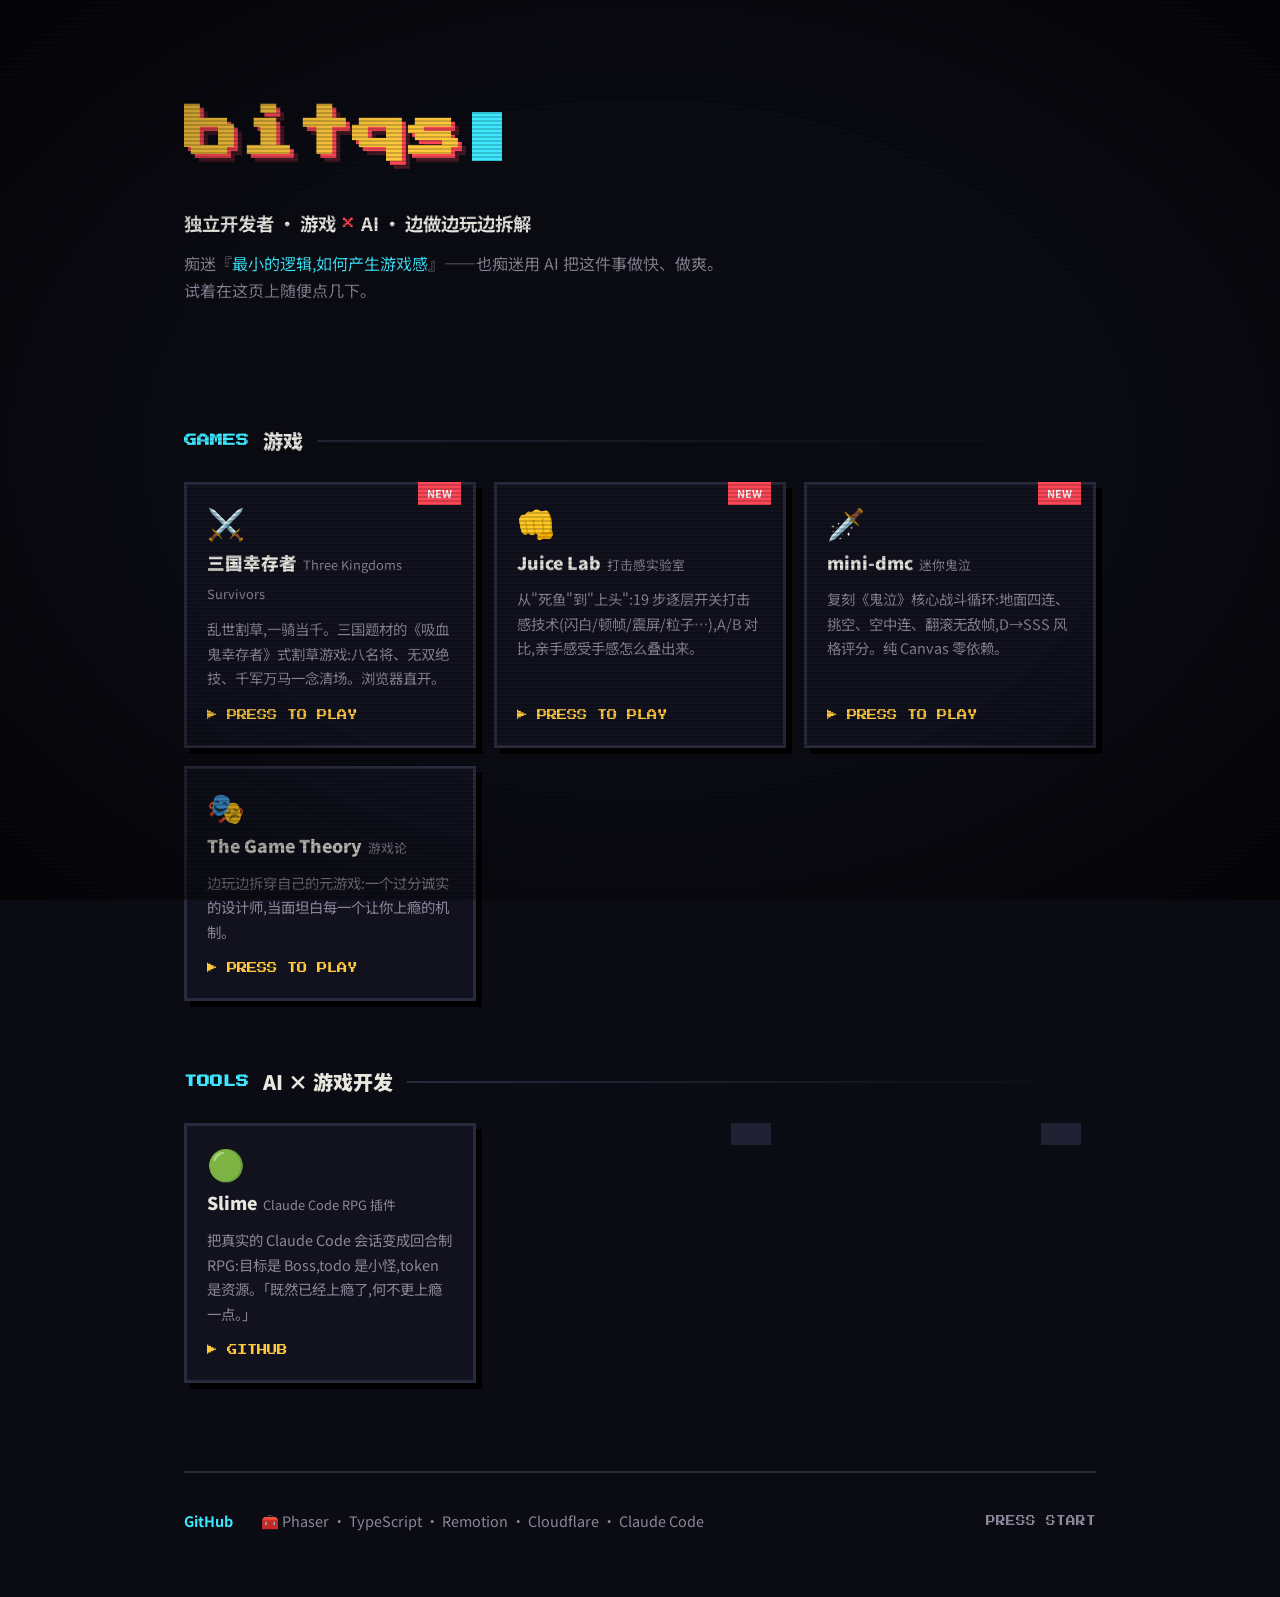
<file: index.html>
<!DOCTYPE html>
<html lang="zh-CN">
<head>
<meta charset="UTF-8">
<meta name="viewport" content="width=device-width, initial-scale=1.0">
<title>bitqs · 游戏 × AI</title>
<meta name="description" content="独立开发者 bitqs — 痴迷『最小的逻辑,如何产生游戏感』,用 AI 把这件事做快、做爽。">
<link rel="preconnect" href="https://fonts.googleapis.com">
<link rel="preconnect" href="https://fonts.gstatic.com" crossorigin>
<link href="https://fonts.googleapis.com/css2?family=Press+Start+2P&family=Noto+Sans+SC:wght@400;700;900&display=swap" rel="stylesheet">
<style>
:root {
  --bg: #0b0b14;
  --bg-card: #12121f;
  --ink: #e8e6df;
  --dim: #8a8798;
  --gold: #ffc83d;
  --red: #ff4757;
  --cyan: #3de8ff;
  --border: #2a2a3e;
}
* { margin: 0; padding: 0; box-sizing: border-box; }
html { scroll-behavior: smooth; }
body {
  background: var(--bg);
  color: var(--ink);
  font-family: 'Noto Sans SC', sans-serif;
  line-height: 1.7;
  overflow-x: hidden;
  cursor: crosshair;
}

/* CRT scanlines + vignette */
body::before {
  content: '';
  position: fixed; inset: 0;
  background: repeating-linear-gradient(0deg, transparent 0 2px, rgba(0,0,0,.18) 2px 4px);
  pointer-events: none; z-index: 9000;
}
body::after {
  content: '';
  position: fixed; inset: 0;
  background: radial-gradient(ellipse at center, transparent 55%, rgba(0,0,0,.55) 100%);
  pointer-events: none; z-index: 9001;
}

.wrap { max-width: 960px; margin: 0 auto; padding: 0 24px; }

/* ===== Hero ===== */
header {
  padding: 88px 0 56px;
  position: relative;
}
.logo {
  font-family: 'Press Start 2P', monospace;
  font-size: clamp(2rem, 7vw, 3.4rem);
  color: var(--gold);
  text-shadow: 4px 4px 0 var(--red), 8px 8px 0 rgba(255,71,87,.25);
  letter-spacing: 2px;
  animation: drop-in .5s cubic-bezier(.2,1.6,.4,1) both;
}
.logo .cursor {
  display: inline-block; width: .55em; height: .9em;
  background: var(--cyan); margin-left: 8px; vertical-align: baseline;
  animation: blink 1s steps(1) infinite;
}
@keyframes blink { 50% { opacity: 0; } }
@keyframes drop-in {
  from { transform: translateY(-40px) scale(1.2); opacity: 0; }
  to   { transform: none; opacity: 1; }
}
.tagline {
  margin-top: 28px;
  font-size: 1.15rem; font-weight: 700;
  animation: fade-up .6s .25s both;
}
.tagline .vs { color: var(--red); font-family: 'Press Start 2P', monospace; font-size: .8em; padding: 0 .35em; }
.sub {
  margin-top: 10px; color: var(--dim); max-width: 560px;
  animation: fade-up .6s .4s both;
}
.sub em { color: var(--cyan); font-style: normal; }
@keyframes fade-up {
  from { transform: translateY(16px); opacity: 0; }
  to   { transform: none; opacity: 1; }
}

/* ===== Section title ===== */
.sec {
  font-family: 'Press Start 2P', monospace;
  font-size: .8rem; color: var(--cyan);
  margin: 64px 0 24px;
  display: flex; align-items: center; gap: 14px;
}
.sec::after { content: ''; flex: 1; height: 2px; background: linear-gradient(90deg, var(--border), transparent); }
.sec .zh { font-family: 'Noto Sans SC', sans-serif; font-weight: 900; font-size: 1.25rem; color: var(--ink); }

/* ===== Cards: arcade cabinet select ===== */
.grid { display: grid; grid-template-columns: repeat(auto-fit, minmax(270px, 1fr)); gap: 18px; }
.card {
  background: var(--bg-card);
  border: 3px solid var(--border);
  box-shadow: 6px 6px 0 #000;
  padding: 22px 20px 20px;
  position: relative;
  text-decoration: none; color: var(--ink);
  display: flex; flex-direction: column; gap: 10px;
  transition: transform .08s, border-color .08s;
}
a.card:hover {
  border-color: var(--gold);
  transform: translate(-2px,-2px);
  box-shadow: 8px 8px 0 #000;
  animation: hitshake .18s linear;
}
a.card:hover::after {
  content: ''; position: absolute; inset: 0;
  background: #fff; opacity: 0;
  animation: hitflash .18s linear;
  pointer-events: none;
}
@keyframes hitflash { 0% { opacity: .85; } 100% { opacity: 0; } }
@keyframes hitshake {
  0% { transform: translate(-2px,-2px); }
  25% { transform: translate(-5px,-1px); }
  50% { transform: translate(0,-4px); }
  75% { transform: translate(-4px,-3px); }
  100% { transform: translate(-2px,-2px); }
}
.card .icon { font-size: 1.9rem; line-height: 1; }
.card h3 { font-size: 1.1rem; font-weight: 900; }
.card h3 .en { color: var(--dim); font-weight: 400; font-size: .8rem; margin-left: 6px; }
.card p { color: var(--dim); font-size: .9rem; flex: 1; }
.card .play {
  font-family: 'Press Start 2P', monospace; font-size: .65rem;
  color: var(--gold); margin-top: 6px;
}
a.card:hover .play { animation: blink .6s steps(1) infinite; }
.card .tag {
  position: absolute; top: -3px; right: 12px;
  background: var(--red); color: #fff;
  font-size: .68rem; font-weight: 700;
  padding: 2px 9px;
}
.card.dev { opacity: .75; }
.card.dev .tag { background: var(--border); color: var(--dim); }

/* ===== Footer ===== */
footer {
  margin-top: 88px; padding: 36px 0 64px;
  border-top: 2px solid var(--border);
  display: flex; flex-wrap: wrap; gap: 10px 28px; align-items: center;
  color: var(--dim); font-size: .9rem;
}
footer a { color: var(--cyan); text-decoration: none; font-weight: 700; }
footer a:hover { color: var(--gold); }
.press {
  font-family: 'Press Start 2P', monospace; font-size: .6rem;
  color: var(--dim); margin-left: auto;
  animation: blink 1.4s steps(1) infinite;
}

/* damage numbers */
.dmg {
  position: fixed; z-index: 9500;
  font-family: 'Press Start 2P', monospace;
  font-weight: 700; pointer-events: none;
  animation: dmg-pop .7s cubic-bezier(.2,1.4,.5,1) forwards;
}
@keyframes dmg-pop {
  0%   { transform: translate(-50%,-50%) scale(.4); opacity: 1; }
  25%  { transform: translate(-50%, calc(-50% - 28px)) scale(1.25); opacity: 1; }
  100% { transform: translate(-50%, calc(-50% - 64px)) scale(1); opacity: 0; }
}
</style>
</head>
<body>

<div class="wrap">
  <header>
    <h1 class="logo">bitqs<span class="cursor"></span></h1>
    <p class="tagline">独立开发者 · 游戏<span class="vs">×</span>AI · 边做边玩边拆解</p>
    <p class="sub">痴迷『<em>最小的逻辑,如何产生游戏感</em>』——也痴迷用 AI 把这件事做快、做爽。<br>试着在这页上随便点几下。</p>
  </header>

  <h2 class="sec">GAMES <span class="zh">游戏</span></h2>
  <div class="grid">
    <a class="card" href="https://sanguo-survivor.pages.dev" target="_blank" rel="noopener">
      <span class="tag">NEW</span>
      <span class="icon">⚔️</span>
      <h3>三国幸存者<span class="en">Three Kingdoms Survivors</span></h3>
      <p>乱世割草,一骑当千。三国题材的《吸血鬼幸存者》式割草游戏:八名将、无双绝技、千军万马一念清场。浏览器直开。</p>
      <span class="play">▶ PRESS TO PLAY</span>
    </a>
    <a class="card" href="https://juice-lab.shuangqu.workers.dev" target="_blank" rel="noopener">
      <span class="tag">NEW</span>
      <span class="icon">👊</span>
      <h3>Juice Lab<span class="en">打击感实验室</span></h3>
      <p>从"死鱼"到"上头":19 步逐层开关打击感技术(闪白/顿帧/震屏/粒子…),A/B 对比,亲手感受手感怎么叠出来。</p>
      <span class="play">▶ PRESS TO PLAY</span>
    </a>
    <a class="card" href="https://mini-dmc.shuangqu.workers.dev" target="_blank" rel="noopener">
      <span class="tag">NEW</span>
      <span class="icon">🗡️</span>
      <h3>mini-dmc<span class="en">迷你鬼泣</span></h3>
      <p>复刻《鬼泣》核心战斗循环:地面四连、挑空、空中连、翻滚无敌帧,D→SSS 风格评分。纯 Canvas 零依赖。</p>
      <span class="play">▶ PRESS TO PLAY</span>
    </a>
    <a class="card" href="https://thegametheory.pages.dev" target="_blank" rel="noopener">
      <span class="icon">🎭</span>
      <h3>The Game Theory<span class="en">游戏论</span></h3>
      <p>边玩边拆穿自己的元游戏:一个过分诚实的设计师,当面坦白每一个让你上瘾的机制。</p>
      <span class="play">▶ PRESS TO PLAY</span>
    </a>
  </div>

  <h2 class="sec">TOOLS <span class="zh">AI × 游戏开发</span></h2>
  <div class="grid">
    <a class="card" href="https://github.com/bitqs/Slime" target="_blank" rel="noopener">
      <span class="icon">🟢</span>
      <h3>Slime<span class="en">Claude Code RPG 插件</span></h3>
      <p>把真实的 Claude Code 会话变成回合制 RPG:目标是 Boss,todo 是小怪,token 是资源。「既然已经上瘾了,何不更上瘾一点。」</p>
      <span class="play">▶ GITHUB</span>
    </a>
    <div class="card dev">
      <span class="tag">DEV</span>
      <span class="icon">🧬</span>
      <h3>vs-anatomy<span class="en">幸存者解剖</span></h3>
      <p>反编译《吸血鬼幸存者》→ 157 条可复用设计原子(架构/手感/数值/经济,条条带出处)。</p>
    </div>
    <div class="card dev">
      <span class="tag">DEV</span>
      <span class="icon">🏭</span>
      <h3>Gamage<span class="en">AI 协作游戏开发框架</span></h3>
      <p>六 Agent + 五道门禁的游戏开发流水线模板 —— AI 干活,人类只管手感。三国幸存者就是它的首跑作品。</p>
    </div>
  </div>

  <footer>
    <a href="https://github.com/bitqs" target="_blank" rel="noopener">GitHub</a>
    <span>🧰 Phaser · TypeScript · Remotion · Cloudflare · Claude Code</span>
    <span class="press">PRESS START</span>
  </footer>
</div>

<script>
// 全页打击感:点击任意处弹伤害数字 —— 本站即 demo
const COLORS = ['#ffc83d', '#ff4757', '#3de8ff', '#fff'];
addEventListener('pointerdown', e => {
  const d = document.createElement('div');
  d.className = 'dmg';
  const crit = Math.random() < 0.2;
  d.textContent = crit ? 'CRIT! ' + (Math.floor(Math.random() * 900) + 100) : Math.floor(Math.random() * 99) + 1;
  d.style.left = (e.clientX + (Math.random() * 24 - 12)) + 'px';
  d.style.top = (e.clientY + (Math.random() * 12 - 6)) + 'px';
  d.style.fontSize = crit ? '1.3rem' : '.85rem';
  d.style.color = crit ? '#ffc83d' : COLORS[Math.floor(Math.random() * COLORS.length)];
  document.body.appendChild(d);
  setTimeout(() => d.remove(), 700);
});
</script>
</body>
</html>
</file>
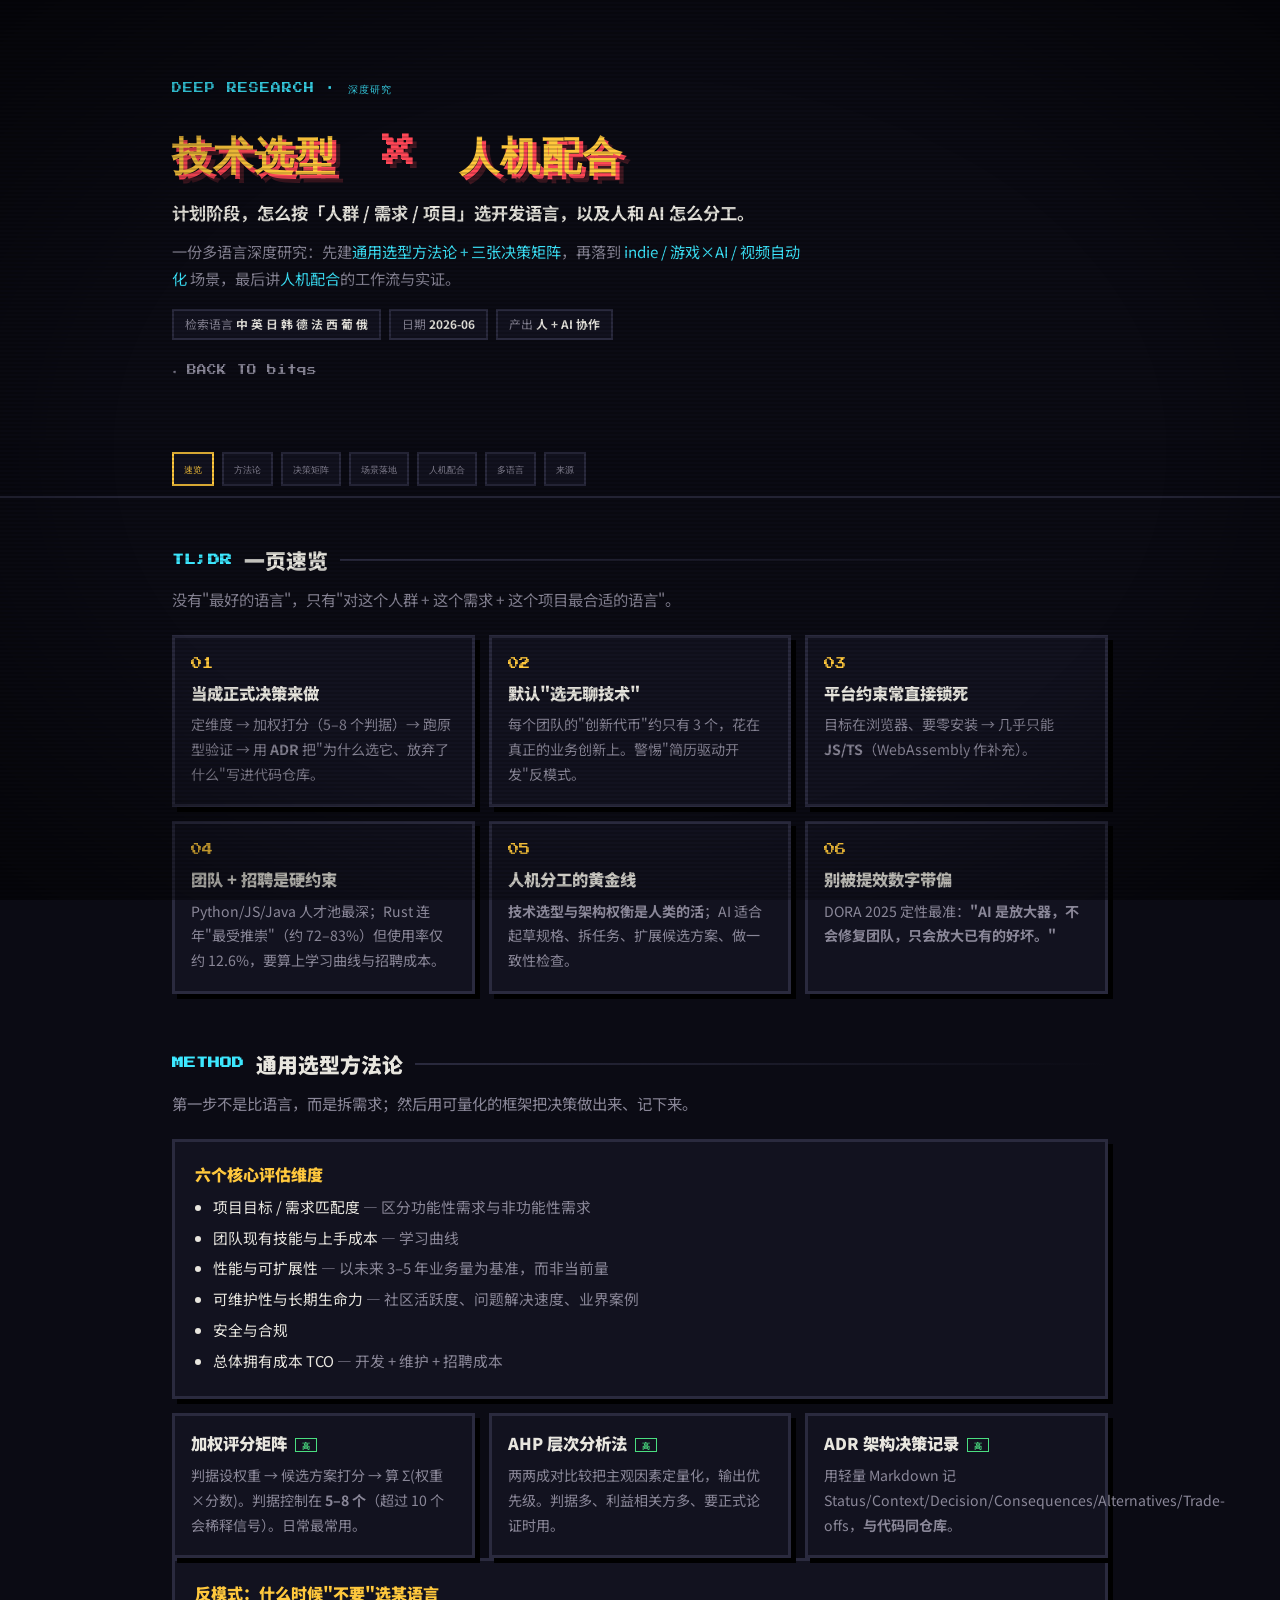
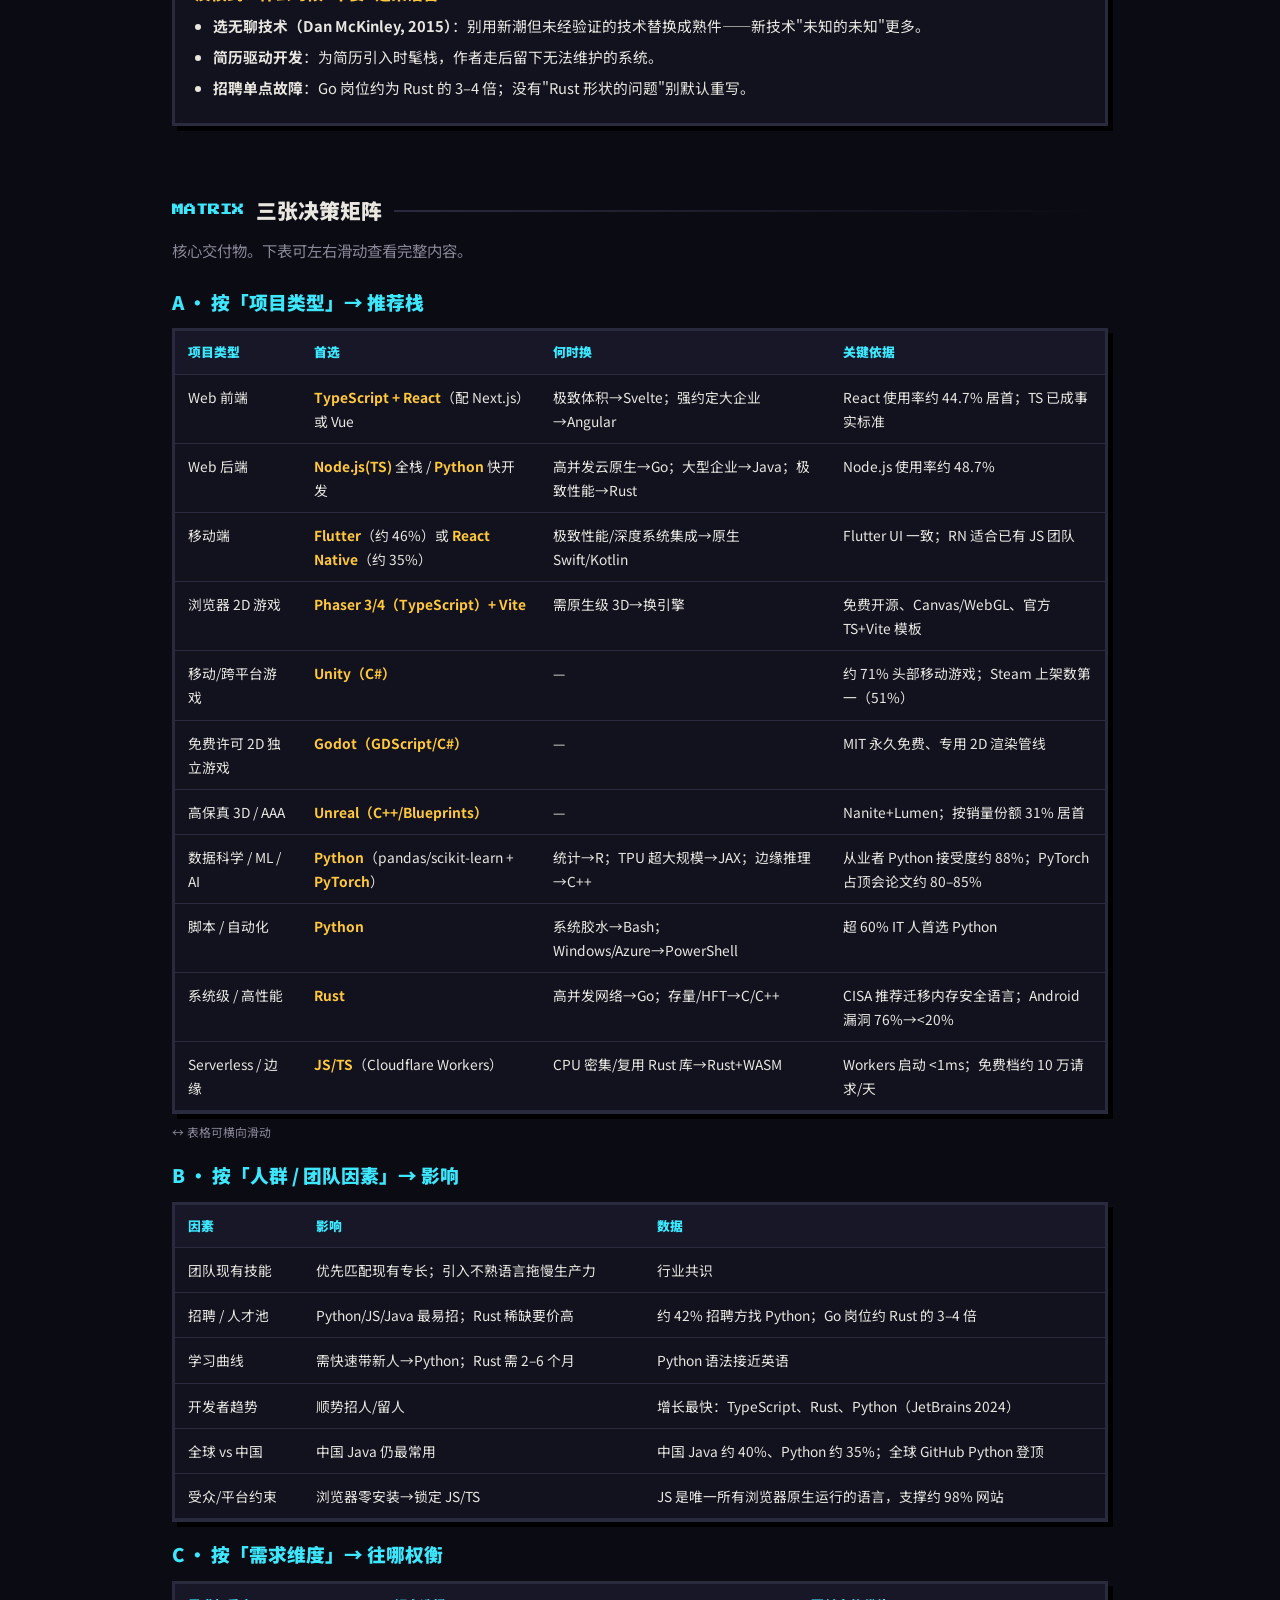
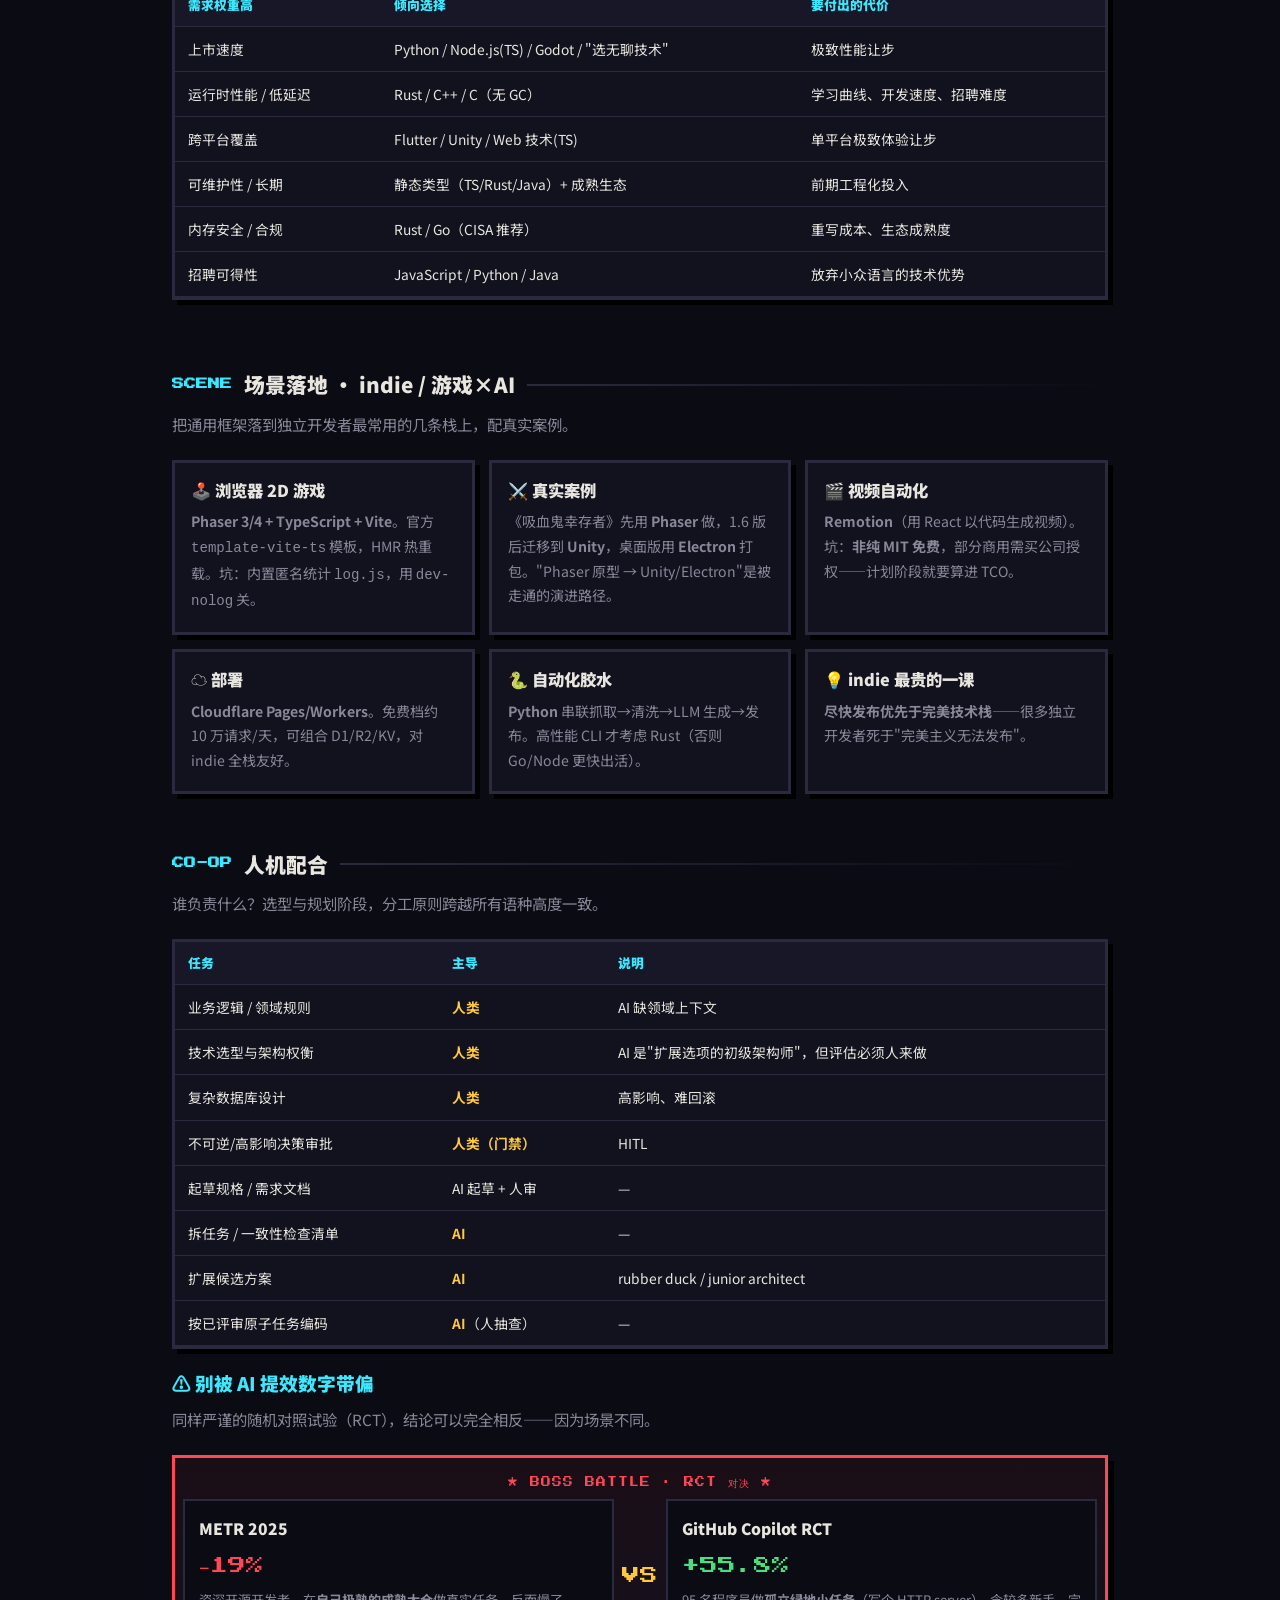
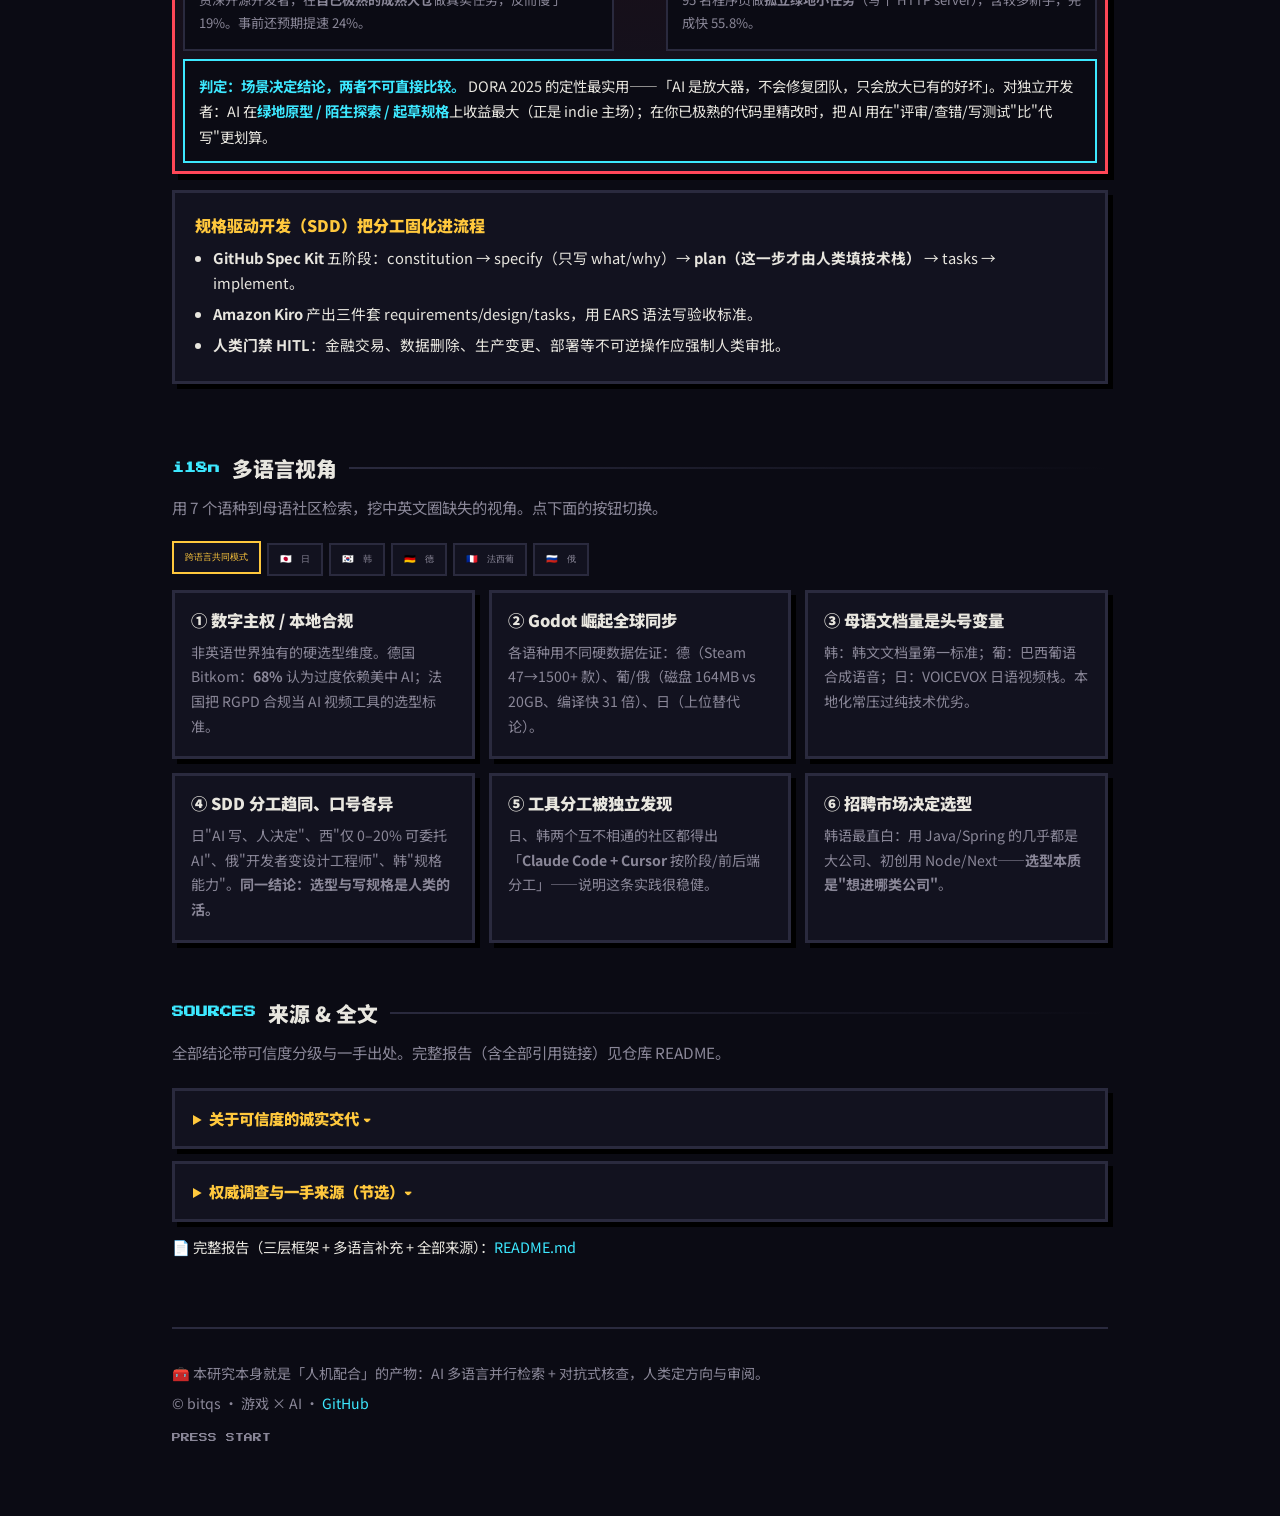
<file: tech-stack-selection-research/index.html>
<!DOCTYPE html>
<html lang="zh-CN">
<head>
<meta charset="UTF-8">
<meta name="viewport" content="width=device-width, initial-scale=1.0">
<title>技术选型 × 人机配合 · bitqs 研究</title>
<meta name="description" content="计划阶段如何按人群/需求/项目选开发语言，以及人与 AI 如何分工配合 —— 一份多语言深度研究（中英日韩德法西葡俄）。">
<link rel="preconnect" href="https://fonts.googleapis.com">
<link rel="preconnect" href="https://fonts.gstatic.com" crossorigin>
<link href="https://fonts.googleapis.com/css2?family=Press+Start+2P&family=Noto+Sans+SC:wght@400;700;900&display=swap" rel="stylesheet">
<style>
:root{
  --bg:#0b0b14; --bg-card:#12121f; --bg-soft:#171727;
  --ink:#e8e6df; --dim:#8a8798;
  --gold:#ffc83d; --red:#ff4757; --cyan:#3de8ff; --green:#4ade80;
  --border:#2a2a3e;
}
*{margin:0;padding:0;box-sizing:border-box;}
html{scroll-behavior:smooth;}
body{
  background:var(--bg); color:var(--ink);
  font-family:'Noto Sans SC',sans-serif; line-height:1.75;
  overflow-x:hidden;
}
body::before{content:'';position:fixed;inset:0;background:repeating-linear-gradient(0deg,transparent 0 2px,rgba(0,0,0,.16) 2px 4px);pointer-events:none;z-index:9000;}
body::after{content:'';position:fixed;inset:0;background:radial-gradient(ellipse at center,transparent 58%,rgba(0,0,0,.5) 100%);pointer-events:none;z-index:9001;}
.wrap{max-width:980px;margin:0 auto;padding:0 22px;}
a{color:var(--cyan);text-decoration:none;}
a:hover{color:var(--gold);}

/* hero */
header{padding:72px 0 30px;}
.kicker{font-family:'Press Start 2P',monospace;font-size:.62rem;color:var(--cyan);letter-spacing:1px;}
.logo{
  font-family:'Press Start 2P',monospace;
  font-size:clamp(1.4rem,4.6vw,2.5rem); color:var(--gold);
  text-shadow:4px 4px 0 var(--red),8px 8px 0 rgba(255,71,87,.22);
  line-height:1.5; margin:20px 0 6px; letter-spacing:1px;
  animation:drop-in .5s cubic-bezier(.2,1.6,.4,1) both;
}
.logo .x{color:var(--red);}
@keyframes drop-in{from{transform:translateY(-30px) scale(1.15);opacity:0;}to{transform:none;opacity:1;}}
.tagline{margin-top:18px;font-size:1.08rem;font-weight:700;max-width:640px;}
.sub{margin-top:10px;color:var(--dim);max-width:640px;font-size:.95rem;}
.sub em{color:var(--cyan);font-style:normal;}
.meta{margin-top:18px;display:flex;flex-wrap:wrap;gap:8px;}
.chip{background:var(--bg-card);border:2px solid var(--border);padding:3px 11px;font-size:.74rem;color:var(--dim);}
.chip b{color:var(--ink);font-weight:700;}
.back{display:inline-block;margin-top:22px;font-family:'Press Start 2P',monospace;font-size:.6rem;color:var(--dim);}
.back:hover{color:var(--gold);}

/* sticky nav */
nav.toc{position:sticky;top:0;z-index:50;background:rgba(11,11,20,.92);backdrop-filter:blur(6px);border-bottom:2px solid var(--border);margin:30px 0 0;}
nav.toc .inner{max-width:980px;margin:0 auto;padding:10px 22px;display:flex;gap:8px;overflow-x:auto;scrollbar-width:none;}
nav.toc .inner::-webkit-scrollbar{display:none;}
nav.toc a{flex:0 0 auto;font-family:'Press Start 2P',monospace;font-size:.56rem;color:var(--dim);border:2px solid var(--border);padding:7px 10px;white-space:nowrap;background:var(--bg-card);}
nav.toc a:hover,nav.toc a.on{color:var(--gold);border-color:var(--gold);}

/* section */
section{padding:44px 0 8px;}
.sec{font-family:'Press Start 2P',monospace;font-size:.74rem;color:var(--cyan);margin:0 0 8px;display:flex;align-items:center;gap:12px;}
.sec::after{content:'';flex:1;height:2px;background:linear-gradient(90deg,var(--border),transparent);}
.sec .zh{font-family:'Noto Sans SC',sans-serif;font-weight:900;font-size:1.3rem;color:var(--ink);}
.lead{color:var(--dim);margin:6px 0 22px;font-size:.96rem;}

/* tldr cards */
.grid{display:grid;grid-template-columns:repeat(auto-fit,minmax(250px,1fr));gap:14px;}
.card{background:var(--bg-card);border:3px solid var(--border);box-shadow:5px 5px 0 #000;padding:16px 16px 18px;display:flex;flex-direction:column;gap:8px;transition:transform .08s,border-color .08s;}
.card:hover{border-color:var(--gold);transform:translate(-2px,-2px);box-shadow:7px 7px 0 #000;}
.card .n{font-family:'Press Start 2P',monospace;font-size:.7rem;color:var(--gold);}
.card h3{font-size:1.02rem;font-weight:900;line-height:1.4;}
.card p{color:var(--dim);font-size:.88rem;}
.card p a{font-weight:700;}

/* tables */
.tablewrap{overflow-x:auto;border:3px solid var(--border);box-shadow:5px 5px 0 #000;margin-bottom:14px;-webkit-overflow-scrolling:touch;}
table{border-collapse:collapse;width:100%;min-width:560px;font-size:.86rem;background:var(--bg-card);}
th,td{padding:10px 13px;text-align:left;border-bottom:1px solid var(--border);vertical-align:top;}
th{background:var(--bg-soft);color:var(--cyan);font-weight:900;font-size:.8rem;white-space:nowrap;position:sticky;top:0;}
tbody tr:hover{background:var(--bg-soft);}
td b{color:var(--gold);}
.scrollhint{font-size:.74rem;color:var(--dim);margin:-6px 0 16px;}

/* generic prose blocks */
.block{background:var(--bg-card);border:3px solid var(--border);box-shadow:5px 5px 0 #000;padding:18px 20px;margin-bottom:14px;}
.block h4{font-size:1rem;font-weight:900;color:var(--gold);margin-bottom:6px;}
.block ul{margin:6px 0 0 18px;}
.block li{margin:5px 0;color:var(--ink);font-size:.92rem;}
.block li span{color:var(--dim);}
.cred{font-family:'Press Start 2P',monospace;font-size:.5rem;padding:2px 6px;border:1px solid var(--border);margin-left:4px;vertical-align:middle;}
.cred.hi{color:var(--green);border-color:var(--green);}
.cred.mid{color:var(--gold);border-color:var(--gold);}

/* VS boss battle */
.vsbox{border:3px solid var(--red);background:linear-gradient(180deg,#1a0e16,#12121f);box-shadow:6px 6px 0 #000;padding:8px;margin:6px 0 16px;}
.vsbox .head{font-family:'Press Start 2P',monospace;font-size:.62rem;color:var(--red);text-align:center;padding:8px;letter-spacing:1px;}
.vsgrid{display:grid;grid-template-columns:1fr auto 1fr;align-items:stretch;gap:8px;}
.fighter{background:var(--bg);border:2px solid var(--border);padding:14px;}
.fighter h5{font-weight:900;font-size:.98rem;margin-bottom:4px;}
.fighter .stat{font-family:'Press Start 2P',monospace;font-size:1.1rem;margin:8px 0;}
.fighter.win .stat{color:var(--green);}
.fighter.lose .stat{color:var(--red);}
.fighter p{font-size:.82rem;color:var(--dim);}
.vsmid{display:flex;align-items:center;font-family:'Press Start 2P',monospace;color:var(--gold);font-size:1.1rem;}
.verdict{background:var(--bg);border:2px solid var(--cyan);padding:12px 14px;margin-top:8px;font-size:.9rem;}
.verdict b{color:var(--cyan);}
@media(max-width:620px){.vsgrid{grid-template-columns:1fr;}.vsmid{justify-content:center;padding:4px;}}

/* multilang tabs */
.tabs{display:flex;flex-wrap:wrap;gap:6px;margin-bottom:14px;}
.tabs button{font-family:'Press Start 2P',monospace;font-size:.58rem;color:var(--dim);background:var(--bg-card);border:2px solid var(--border);padding:8px 11px;cursor:pointer;transition:.08s;}
.tabs button:hover{color:var(--ink);}
.tabs button.on{color:var(--gold);border-color:var(--gold);transform:translateY(-2px);}
.pane{display:none;}
.pane.on{display:block;animation:fade .25s both;}
@keyframes fade{from{opacity:0;transform:translateY(6px);}to{opacity:1;}}

details{background:var(--bg-card);border:3px solid var(--border);box-shadow:5px 5px 0 #000;padding:0 18px;margin-bottom:12px;}
details summary{cursor:pointer;font-weight:900;padding:14px 0;color:var(--gold);font-size:.96rem;}
details[open] summary{border-bottom:1px solid var(--border);margin-bottom:12px;}
details .body{padding-bottom:16px;font-size:.88rem;}
details .body a{display:inline-block;margin:2px 8px 2px 0;}

footer{margin-top:60px;padding:32px 0 70px;border-top:2px solid var(--border);color:var(--dim);font-size:.88rem;}
footer .press{font-family:'Press Start 2P',monospace;font-size:.55rem;color:var(--dim);animation:blink 1.4s steps(1) infinite;margin-top:14px;display:inline-block;}
@keyframes blink{50%{opacity:0;}}

.dmg{position:fixed;z-index:9500;font-family:'Press Start 2P',monospace;font-weight:700;pointer-events:none;animation:dmg-pop .7s cubic-bezier(.2,1.4,.5,1) forwards;}
@keyframes dmg-pop{0%{transform:translate(-50%,-50%) scale(.4);opacity:1;}25%{transform:translate(-50%,calc(-50% - 26px)) scale(1.2);opacity:1;}100%{transform:translate(-50%,calc(-50% - 60px)) scale(1);opacity:0;}}
</style>
</head>
<body>

<div class="wrap">
  <header>
    <span class="kicker">DEEP RESEARCH · 深度研究</span>
    <h1 class="logo">技术选型 <span class="x">×</span> 人机配合</h1>
    <p class="tagline">计划阶段，怎么按「人群 / 需求 / 项目」选开发语言，以及人和 AI 怎么分工。</p>
    <p class="sub">一份多语言深度研究：先建<em>通用选型方法论 + 三张决策矩阵</em>，再落到 <em>indie / 游戏×AI / 视频自动化</em> 场景，最后讲<em>人机配合</em>的工作流与实证。</p>
    <div class="meta">
      <span class="chip">检索语言 <b>中 英 日 韩 德 法 西 葡 俄</b></span>
      <span class="chip">日期 <b>2026-06</b></span>
      <span class="chip">产出 <b>人 + AI 协作</b></span>
    </div>
    <a class="back" href="../index.html">◂ BACK TO bitqs</a>
  </header>
</div>

<nav class="toc"><div class="inner">
  <a href="#tldr">速览</a>
  <a href="#method">方法论</a>
  <a href="#matrix">决策矩阵</a>
  <a href="#scene">场景落地</a>
  <a href="#human">人机配合</a>
  <a href="#multi">多语言</a>
  <a href="#src">来源</a>
</div></nav>

<div class="wrap">

  <!-- TLDR -->
  <section id="tldr">
    <h2 class="sec">TL;DR <span class="zh">一页速览</span></h2>
    <p class="lead">没有"最好的语言"，只有"对这个人群 + 这个需求 + 这个项目最合适的语言"。</p>
    <div class="grid">
      <div class="card"><span class="n">01</span><h3>当成正式决策来做</h3><p>定维度 → 加权打分（5–8 个判据）→ 跑原型验证 → 用 <b>ADR</b> 把"为什么选它、放弃了什么"写进代码仓库。</p></div>
      <div class="card"><span class="n">02</span><h3>默认"选无聊技术"</h3><p>每个团队的"创新代币"约只有 3 个，花在真正的业务创新上。警惕"简历驱动开发"反模式。</p></div>
      <div class="card"><span class="n">03</span><h3>平台约束常直接锁死</h3><p>目标在浏览器、要零安装 → 几乎只能 <b>JS/TS</b>（WebAssembly 作补充）。</p></div>
      <div class="card"><span class="n">04</span><h3>团队 + 招聘是硬约束</h3><p>Python/JS/Java 人才池最深；Rust 连年"最受推崇"（约 72–83%）但使用率仅约 12.6%，要算上学习曲线与招聘成本。</p></div>
      <div class="card"><span class="n">05</span><h3>人机分工的黄金线</h3><p><b>技术选型与架构权衡是人类的活</b>；AI 适合起草规格、拆任务、扩展候选方案、做一致性检查。</p></div>
      <div class="card"><span class="n">06</span><h3>别被提效数字带偏</h3><p>DORA 2025 定性最准：<b>"AI 是放大器，不会修复团队，只会放大已有的好坏。"</b></p></div>
    </div>
  </section>

  <!-- METHOD -->
  <section id="method">
    <h2 class="sec">METHOD <span class="zh">通用选型方法论</span></h2>
    <p class="lead">第一步不是比语言，而是拆需求；然后用可量化的框架把决策做出来、记下来。</p>
    <div class="block">
      <h4>六个核心评估维度</h4>
      <ul>
        <li>项目目标 / 需求匹配度 <span>— 区分功能性需求与非功能性需求</span></li>
        <li>团队现有技能与上手成本 <span>— 学习曲线</span></li>
        <li>性能与可扩展性 <span>— 以未来 3–5 年业务量为基准，而非当前量</span></li>
        <li>可维护性与长期生命力 <span>— 社区活跃度、问题解决速度、业界案例</span></li>
        <li>安全与合规</li>
        <li>总体拥有成本 TCO <span>— 开发 + 维护 + 招聘成本</span></li>
      </ul>
    </div>
    <div class="grid">
      <div class="card"><h3>加权评分矩阵 <span class="cred hi">高</span></h3><p>判据设权重 → 候选方案打分 → 算 Σ(权重×分数)。判据控制在 <b>5–8 个</b>（超过 10 个会稀释信号）。日常最常用。</p></div>
      <div class="card"><h3>AHP 层次分析法 <span class="cred hi">高</span></h3><p>两两成对比较把主观因素定量化，输出优先级。判据多、利益相关方多、要正式论证时用。</p></div>
      <div class="card"><h3>ADR 架构决策记录 <span class="cred hi">高</span></h3><p>用轻量 Markdown 记 Status/Context/Decision/Consequences/Alternatives/Trade-offs，<b>与代码同仓库</b>。</p></div>
    </div>
    <div class="block">
      <h4>反模式：什么时候"不要"选某语言</h4>
      <ul>
        <li><b>选无聊技术（Dan McKinley, 2015）</b>：别用新潮但未经验证的技术替换成熟件——新技术"未知的未知"更多。</li>
        <li><b>简历驱动开发</b>：为简历引入时髦栈，作者走后留下无法维护的系统。</li>
        <li><b>招聘单点故障</b>：Go 岗位约为 Rust 的 3–4 倍；没有"Rust 形状的问题"别默认重写。</li>
      </ul>
    </div>
  </section>

  <!-- MATRIX -->
  <section id="matrix">
    <h2 class="sec">MATRIX <span class="zh">三张决策矩阵</span></h2>
    <p class="lead">核心交付物。下表可左右滑动查看完整内容。</p>

    <h3 style="font-weight:900;margin:8px 0 10px;color:var(--cyan);">A · 按「项目类型」→ 推荐栈</h3>
    <div class="tablewrap"><table>
      <thead><tr><th>项目类型</th><th>首选</th><th>何时换</th><th>关键依据</th></tr></thead>
      <tbody>
        <tr><td>Web 前端</td><td><b>TypeScript + React</b>（配 Next.js）或 Vue</td><td>极致体积→Svelte；强约定大企业→Angular</td><td>React 使用率约 44.7% 居首；TS 已成事实标准</td></tr>
        <tr><td>Web 后端</td><td><b>Node.js(TS)</b> 全栈 / <b>Python</b> 快开发</td><td>高并发云原生→Go；大型企业→Java；极致性能→Rust</td><td>Node.js 使用率约 48.7%</td></tr>
        <tr><td>移动端</td><td><b>Flutter</b>（约 46%）或 <b>React Native</b>（约 35%）</td><td>极致性能/深度系统集成→原生 Swift/Kotlin</td><td>Flutter UI 一致；RN 适合已有 JS 团队</td></tr>
        <tr><td>浏览器 2D 游戏</td><td><b>Phaser 3/4（TypeScript）+ Vite</b></td><td>需原生级 3D→换引擎</td><td>免费开源、Canvas/WebGL、官方 TS+Vite 模板</td></tr>
        <tr><td>移动/跨平台游戏</td><td><b>Unity（C#）</b></td><td>—</td><td>约 71% 头部移动游戏；Steam 上架数第一（51%）</td></tr>
        <tr><td>免费许可 2D 独立游戏</td><td><b>Godot（GDScript/C#）</b></td><td>—</td><td>MIT 永久免费、专用 2D 渲染管线</td></tr>
        <tr><td>高保真 3D / AAA</td><td><b>Unreal（C++/Blueprints）</b></td><td>—</td><td>Nanite+Lumen；按销量份额 31% 居首</td></tr>
        <tr><td>数据科学 / ML / AI</td><td><b>Python</b>（pandas/scikit-learn + <b>PyTorch</b>）</td><td>统计→R；TPU 超大规模→JAX；边缘推理→C++</td><td>从业者 Python 接受度约 88%；PyTorch 占顶会论文约 80–85%</td></tr>
        <tr><td>脚本 / 自动化</td><td><b>Python</b></td><td>系统胶水→Bash；Windows/Azure→PowerShell</td><td>超 60% IT 人首选 Python</td></tr>
        <tr><td>系统级 / 高性能</td><td><b>Rust</b></td><td>高并发网络→Go；存量/HFT→C/C++</td><td>CISA 推荐迁移内存安全语言；Android 漏洞 76%→<20%</td></tr>
        <tr><td>Serverless / 边缘</td><td><b>JS/TS</b>（Cloudflare Workers）</td><td>CPU 密集/复用 Rust 库→Rust+WASM</td><td>Workers 启动 &lt;1ms；免费档约 10 万请求/天</td></tr>
      </tbody>
    </table></div>
    <p class="scrollhint">↔ 表格可横向滑动</p>

    <h3 style="font-weight:900;margin:16px 0 10px;color:var(--cyan);">B · 按「人群 / 团队因素」→ 影响</h3>
    <div class="tablewrap"><table>
      <thead><tr><th>因素</th><th>影响</th><th>数据</th></tr></thead>
      <tbody>
        <tr><td>团队现有技能</td><td>优先匹配现有专长；引入不熟语言拖慢生产力</td><td>行业共识</td></tr>
        <tr><td>招聘 / 人才池</td><td>Python/JS/Java 最易招；Rust 稀缺要价高</td><td>约 42% 招聘方找 Python；Go 岗位约 Rust 的 3–4 倍</td></tr>
        <tr><td>学习曲线</td><td>需快速带新人→Python；Rust 需 2–6 个月</td><td>Python 语法接近英语</td></tr>
        <tr><td>开发者趋势</td><td>顺势招人/留人</td><td>增长最快：TypeScript、Rust、Python（JetBrains 2024）</td></tr>
        <tr><td>全球 vs 中国</td><td>中国 Java 仍最常用</td><td>中国 Java 约 40%、Python 约 35%；全球 GitHub Python 登顶</td></tr>
        <tr><td>受众/平台约束</td><td>浏览器零安装→锁定 JS/TS</td><td>JS 是唯一所有浏览器原生运行的语言，支撑约 98% 网站</td></tr>
      </tbody>
    </table></div>

    <h3 style="font-weight:900;margin:16px 0 10px;color:var(--cyan);">C · 按「需求维度」→ 往哪权衡</h3>
    <div class="tablewrap"><table>
      <thead><tr><th>需求权重高</th><th>倾向选择</th><th>要付出的代价</th></tr></thead>
      <tbody>
        <tr><td>上市速度</td><td>Python / Node.js(TS) / Godot / "选无聊技术"</td><td>极致性能让步</td></tr>
        <tr><td>运行时性能 / 低延迟</td><td>Rust / C++ / C（无 GC）</td><td>学习曲线、开发速度、招聘难度</td></tr>
        <tr><td>跨平台覆盖</td><td>Flutter / Unity / Web 技术(TS)</td><td>单平台极致体验让步</td></tr>
        <tr><td>可维护性 / 长期</td><td>静态类型（TS/Rust/Java）+ 成熟生态</td><td>前期工程化投入</td></tr>
        <tr><td>内存安全 / 合规</td><td>Rust / Go（CISA 推荐）</td><td>重写成本、生态成熟度</td></tr>
        <tr><td>招聘可得性</td><td>JavaScript / Python / Java</td><td>放弃小众语言的技术优势</td></tr>
      </tbody>
    </table></div>
  </section>

  <!-- SCENE -->
  <section id="scene">
    <h2 class="sec">SCENE <span class="zh">场景落地 · indie / 游戏×AI</span></h2>
    <p class="lead">把通用框架落到独立开发者最常用的几条栈上，配真实案例。</p>
    <div class="grid">
      <div class="card"><h3>🕹️ 浏览器 2D 游戏</h3><p><b>Phaser 3/4 + TypeScript + Vite</b>。官方 <code>template-vite-ts</code> 模板，HMR 热重载。坑：内置匿名统计 <code>log.js</code>，用 <code>dev-nolog</code> 关。</p></div>
      <div class="card"><h3>⚔️ 真实案例</h3><p>《吸血鬼幸存者》先用 <b>Phaser</b> 做，1.6 版后迁移到 <b>Unity</b>，桌面版用 <b>Electron</b> 打包。"Phaser 原型 → Unity/Electron"是被走通的演进路径。</p></div>
      <div class="card"><h3>🎬 视频自动化</h3><p><b>Remotion</b>（用 React 以代码生成视频）。坑：<b>非纯 MIT 免费</b>，部分商用需买公司授权——计划阶段就要算进 TCO。</p></div>
      <div class="card"><h3>☁️ 部署</h3><p><b>Cloudflare Pages/Workers</b>。免费档约 10 万请求/天，可组合 D1/R2/KV，对 indie 全栈友好。</p></div>
      <div class="card"><h3>🐍 自动化胶水</h3><p><b>Python</b> 串联抓取→清洗→LLM 生成→发布。高性能 CLI 才考虑 Rust（否则 Go/Node 更快出活）。</p></div>
      <div class="card"><h3>💡 indie 最贵的一课</h3><p><b>尽快发布优先于完美技术栈</b>——很多独立开发者死于"完美主义无法发布"。</p></div>
    </div>
  </section>

  <!-- HUMAN -->
  <section id="human">
    <h2 class="sec">CO-OP <span class="zh">人机配合</span></h2>
    <p class="lead">谁负责什么？选型与规划阶段，分工原则跨越所有语种高度一致。</p>
    <div class="tablewrap"><table>
      <thead><tr><th>任务</th><th>主导</th><th>说明</th></tr></thead>
      <tbody>
        <tr><td>业务逻辑 / 领域规则</td><td><b>人类</b></td><td>AI 缺领域上下文</td></tr>
        <tr><td>技术选型与架构权衡</td><td><b>人类</b></td><td>AI 是"扩展选项的初级架构师"，但评估必须人来做</td></tr>
        <tr><td>复杂数据库设计</td><td><b>人类</b></td><td>高影响、难回滚</td></tr>
        <tr><td>不可逆/高影响决策审批</td><td><b>人类（门禁）</b></td><td>HITL</td></tr>
        <tr><td>起草规格 / 需求文档</td><td>AI 起草 + 人审</td><td>—</td></tr>
        <tr><td>拆任务 / 一致性检查清单</td><td><b>AI</b></td><td>—</td></tr>
        <tr><td>扩展候选方案</td><td><b>AI</b></td><td>rubber duck / junior architect</td></tr>
        <tr><td>按已评审原子任务编码</td><td><b>AI</b>（人抽查）</td><td>—</td></tr>
      </tbody>
    </table></div>

    <h3 style="font-weight:900;margin:18px 0 6px;color:var(--cyan);">⚠️ 别被 AI 提效数字带偏</h3>
    <p class="lead">同样严谨的随机对照试验（RCT），结论可以完全相反——因为场景不同。</p>
    <div class="vsbox">
      <div class="head">★ BOSS BATTLE · RCT 对决 ★</div>
      <div class="vsgrid">
        <div class="fighter lose">
          <h5>METR 2025</h5>
          <div class="stat">−19%</div>
          <p>资深开源开发者，在<b>自己极熟的成熟大仓</b>做真实任务，反而慢了 19%。事前还预期提速 24%。</p>
        </div>
        <div class="vsmid">VS</div>
        <div class="fighter win">
          <h5>GitHub Copilot RCT</h5>
          <div class="stat">+55.8%</div>
          <p>95 名程序员做<b>孤立绿地小任务</b>（写个 HTTP server），含较多新手，完成快 55.8%。</p>
        </div>
      </div>
      <div class="verdict">
        <b>判定：场景决定结论，两者不可直接比较。</b> DORA 2025 的定性最实用——「AI 是放大器，不会修复团队，只会放大已有的好坏」。对独立开发者：AI 在<b>绿地原型 / 陌生探索 / 起草规格</b>上收益最大（正是 indie 主场）；在你已极熟的代码里精改时，把 AI 用在"评审/查错/写测试"比"代写"更划算。
      </div>
    </div>

    <div class="block">
      <h4>规格驱动开发（SDD）把分工固化进流程</h4>
      <ul>
        <li><b>GitHub Spec Kit</b> 五阶段：constitution → specify（只写 what/why）→ <b>plan（这一步才由人类填技术栈）</b> → tasks → implement。</li>
        <li><b>Amazon Kiro</b> 产出三件套 requirements/design/tasks，用 EARS 语法写验收标准。</li>
        <li><b>人类门禁 HITL</b>：金融交易、数据删除、生产变更、部署等不可逆操作应强制人类审批。</li>
      </ul>
    </div>
  </section>

  <!-- MULTI -->
  <section id="multi">
    <h2 class="sec">i18n <span class="zh">多语言视角</span></h2>
    <p class="lead">用 7 个语种到母语社区检索，挖中英文圈缺失的视角。点下面的按钮切换。</p>
    <div class="tabs">
      <button class="on" data-t="pat">跨语言共同模式</button>
      <button data-t="jp">🇯🇵 日</button>
      <button data-t="kr">🇰🇷 韩</button>
      <button data-t="de">🇩🇪 德</button>
      <button data-t="fr">🇫🇷 法西葡</button>
      <button data-t="ru">🇷🇺 俄</button>
    </div>

    <div class="pane on" data-p="pat">
      <div class="grid">
        <div class="card"><h3>① 数字主权 / 本地合规</h3><p>非英语世界独有的硬选型维度。德国 Bitkom：<b>68%</b> 认为过度依赖美中 AI；法国把 RGPD 合规当 AI 视频工具的选型标准。</p></div>
        <div class="card"><h3>② Godot 崛起全球同步</h3><p>各语种用不同硬数据佐证：德（Steam 47→1500+ 款）、葡/俄（磁盘 164MB vs 20GB、编译快 31 倍）、日（上位替代论）。</p></div>
        <div class="card"><h3>③ 母语文档量是头号变量</h3><p>韩：韩文文档量第一标准；葡：巴西葡语合成语音；日：VOICEVOX 日语视频栈。本地化常压过纯技术优劣。</p></div>
        <div class="card"><h3>④ SDD 分工趋同、口号各异</h3><p>日"AI 写、人决定"、西"仅 0–20% 可委托 AI"、俄"开发者变设计工程师"、韩"规格能力"。<b>同一结论：选型与写规格是人类的活。</b></p></div>
        <div class="card"><h3>⑤ 工具分工被独立发现</h3><p>日、韩两个互不相通的社区都得出「<b>Claude Code + Cursor</b> 按阶段/前后端分工」——说明这条实践很稳健。</p></div>
        <div class="card"><h3>⑥ 招聘市场决定选型</h3><p>韩语最直白：用 Java/Spring 的几乎都是大公司、初创用 Node/Next——<b>选型本质是"想进哪类公司"</b>。</p></div>
      </div>
    </div>

    <div class="pane" data-p="jp">
      <div class="block"><ul>
        <li><b>"Godot 上位替代论"</b><span class="cred hi">高</span> — 初学者与 2D 项目首推 Godot 而非 Unity，与英文圈"Unity 默认起步"不同。</li>
        <li><b>"ツクール vs Phaser"</b><span class="cred mid">中</span> — 同人游戏特有的选型轴：无代码全套现成 vs 轻量但要自己补。</li>
        <li><b>日本国产 SDD 工具 cc-sdd</b><span class="cred hi">高</span> — 一条命令把 Claude Code/Cursor 等"Kiro 化"、原生日语支持。</li>
        <li><b>对 SDD 的认知论再诠释</b><span class="cred hi">高</span> — "本质是逼工程师自己把需求言语化，提升规格分辨率是人类的工作"。</li>
        <li><b>Findy 调查</b><span class="cred mid">中</span> — 自由职业工程师生成 AI 活用率 84.2%，54% 付费；Claude Code 已逼近 Copilot。</li>
      </ul></div>
    </div>

    <div class="pane" data-p="kr">
      <div class="block"><ul>
        <li><b>"别把 Next.js 当初始栈"逆流共识</b><span class="cred hi">高</span> — 推荐 Vite+React+TS+react-router，与"创业默认 Next.js"对照鲜明。</li>
        <li><b>"先让 Opus 写 PRD/TRD"</b><span class="cred mid">中</span> — "学会 PRD、TRD 这两个词，完成度提升几倍"；并提出 RDD（Readme 驱动开发）。</li>
        <li><b>大厂 AI 分岗落地</b><span class="cred mid">中</span> — Naver 做代码评审、Toss 做图像、Kakao 做垃圾分类；但"架构与支付稳定性判断仍是工程师职责"。</li>
        <li><b>韩文文档量是引擎选型第一标准</b><span class="cred mid">中</span> — Unity、Phaser 都因此被选。</li>
        <li><b>数据点</b><span class="cred mid">中</span> — 某调查 72% 开发者不用 vibe coding；Go 开发者 53% 指最大问题是 AI 生成"无法运行的代码"。</li>
      </ul></div>
    </div>

    <div class="pane" data-p="de">
      <div class="block"><ul>
        <li><b>codecentric"AI 辅助开发五个等级"</b><span class="cred mid">中</span> — 等级间不是优劣排序；提出"AI Readiness"作为采用前提。</li>
        <li><b>Fraunhofer IESE 引 DORA</b><span class="cred mid">中</span> — 30% 几乎不信任 AI 代码、61% 完全回避自主 Agent；"AI 是放大器，但前提是组织已做好准备"。</li>
        <li><b>NIST 已将 Rust 列入"安全编程语言"</b><span class="cred hi">高</span> — Android 内存安全漏洞 2019→2022 从 76% 降到 35%。</li>
        <li><b>ADR 史料精确化</b><span class="cred hi">高</span> — Nygard 2007《Release It!》提出、2011 博文广传；价值在 onboarding 与多年后回溯时显现。</li>
      </ul></div>
    </div>

    <div class="pane" data-p="fr">
      <div class="block"><ul>
        <li><b>【法】数字主权 + RGPD 作为选型标准</b><span class="cred mid">中</span> — 并用 Y-Statement 显式记录"接受的折中"教学架构权衡。</li>
        <li><b>【西】成体系的 SDD 人机分工话语</b><span class="cred hi">高</span> — 人定栈/约束、AI 生成技术计划、架构师验证；Plan 阶段最常被跳过但最能防技术债。</li>
        <li><b>【法】一手证言</b><span class="cred mid">中</span> — 法国工作室转 Godot 后"并不后悔，回 Unity 纯粹是讨厌"，看重"做的东西都归我们所有"。</li>
        <li><b>【法】JetBrains 2025</b><span class="cred hi">高</span> — 69% 开发者已用过 ChatGPT，近半数定期用于写代码。</li>
      </ul></div>
    </div>

    <div class="pane" data-p="ru">
      <div class="block"><ul>
        <li><b>成本/负载驱动重写</b><span class="cred mid">中</span> — Java 单体迁 Rust/Go/C++，触发点是 100k+ RPS、云成本"相当于几个中级开发者工资"。</li>
        <li><b>"全球排名 ≠ 本地市场"</b><span class="cred mid">中</span> — Go 在 TIOBE 跌出前十但俄罗斯大厂持续升温；Avito 官方发文劝业界别据排名调栈。</li>
        <li><b>X5 Tech 的六阶段 SDD</b><span class="cred mid">中</span> — 多了独立的 Clarify 阶段；开发者角色重定义为"设计工程师"。</li>
        <li><b>金融科技分层选型</b><span class="cred mid">中</span> — 近端 Scala+Akka、深层 Kotlin+Spring；点名 Scala"可读性差、编译慢对大项目致命"。</li>
      </ul></div>
    </div>
  </section>

  <!-- SOURCES -->
  <section id="src">
    <h2 class="sec">SOURCES <span class="zh">来源 & 全文</span></h2>
    <p class="lead">全部结论带可信度分级与一手出处。完整报告（含全部引用链接）见仓库 README。</p>
    <details>
      <summary>关于可信度的诚实交代 ▾</summary>
      <div class="body">
        <p>检索环境对多数第三方站点的全文抓取返回 403，仅少数 GitHub/官方页完成逐字深读；其余结论基于搜索摘要 + 多源交叉印证，每条都标了 <span class="cred hi">高</span> / <span class="cred mid">中</span>。<b>凡涉及精确百分比的"中"可信度数字（各引擎份额、招聘比例、Findy 84.2% 等），正式引用前建议回一手报告再核一次。</b></p>
      </div>
    </details>
    <details>
      <summary>权威调查与一手来源（节选）▾</summary>
      <div class="body">
        <a href="https://survey.stackoverflow.co/2024/technology" target="_blank" rel="noopener">Stack Overflow 2024</a>
        <a href="https://www.jetbrains.com/lp/devecosystem-2024/" target="_blank" rel="noopener">JetBrains 2024</a>
        <a href="https://github.blog/news-insights/octoverse/octoverse-2024/" target="_blank" rel="noopener">GitHub Octoverse 2024</a>
        <a href="https://cloud.google.com/blog/products/ai-machine-learning/announcing-the-2025-dora-report" target="_blank" rel="noopener">DORA 2025</a>
        <a href="https://metr.org/blog/2025-07-10-early-2025-ai-experienced-os-dev-study/" target="_blank" rel="noopener">METR 研究</a>
        <a href="https://arxiv.org/abs/2302.06590" target="_blank" rel="noopener">Copilot RCT</a>
        <a href="https://mcfunley.com/choose-boring-technology" target="_blank" rel="noopener">Choose Boring Technology</a>
        <a href="https://www.thoughtworks.com/radar/techniques/lightweight-architecture-decision-records" target="_blank" rel="noopener">ThoughtWorks ADR</a>
        <a href="https://raw.githubusercontent.com/github/spec-kit/main/README.md" target="_blank" rel="noopener">GitHub Spec Kit</a>
        <a href="https://github.com/phaserjs/template-vite-ts" target="_blank" rel="noopener">Phaser TS+Vite 模板</a>
        <a href="https://github.com/remotion-dev/remotion" target="_blank" rel="noopener">Remotion</a>
        <a href="https://www.cisa.gov/news-events/news/urgent-need-memory-safety-software-products" target="_blank" rel="noopener">CISA 内存安全</a>
      </div>
    </details>
    <p style="margin-top:12px;font-size:.9rem;">📄 完整报告（三层框架 + 多语言补充 + 全部来源）：<a href="./README.md">README.md</a></p>
  </section>

  <footer>
    <p>🧰 本研究本身就是「人机配合」的产物：AI 多语言并行检索 + 对抗式核查，人类定方向与审阅。</p>
    <p style="margin-top:6px;">© bitqs · 游戏 × AI · <a href="https://github.com/bitqs" target="_blank" rel="noopener">GitHub</a></p>
    <span class="press">PRESS START</span>
  </footer>
</div>

<script>
// 语言 tab 切换
document.querySelectorAll('.tabs button').forEach(b=>{
  b.addEventListener('click',()=>{
    document.querySelectorAll('.tabs button').forEach(x=>x.classList.remove('on'));
    document.querySelectorAll('.pane').forEach(x=>x.classList.remove('on'));
    b.classList.add('on');
    document.querySelector('.pane[data-p="'+b.dataset.t+'"]').classList.add('on');
  });
});

// 顶部导航高亮（scroll-spy）
const links=[...document.querySelectorAll('nav.toc a')];
const secs=links.map(a=>document.querySelector(a.getAttribute('href')));
addEventListener('scroll',()=>{
  let i=secs.length-1;
  while(i>0 && secs[i].getBoundingClientRect().top>120) i--;
  links.forEach(a=>a.classList.remove('on'));
  if(links[i]) links[i].classList.add('on');
},{passive:true});

// 签名彩蛋：点击弹伤害数字（本站即 demo，沿用主页手感）
const COLORS=['#ffc83d','#ff4757','#3de8ff','#fff'];
addEventListener('pointerdown',e=>{
  if(e.target.closest('a,button,summary,input,textarea')) return; // 不打扰交互元素
  if(window.getSelection && String(window.getSelection())) return; // 选中文字时不弹
  const d=document.createElement('div');
  d.className='dmg';
  const crit=Math.random()<0.15;
  d.textContent=crit?'CRIT! '+(Math.floor(Math.random()*900)+100):Math.floor(Math.random()*99)+1;
  d.style.left=(e.clientX+(Math.random()*20-10))+'px';
  d.style.top=(e.clientY+(Math.random()*10-5))+'px';
  d.style.fontSize=crit?'1.2rem':'.8rem';
  d.style.color=crit?'#ffc83d':COLORS[Math.floor(Math.random()*COLORS.length)];
  document.body.appendChild(d);
  setTimeout(()=>d.remove(),700);
});
</script>
</body>
</html>
</file>
